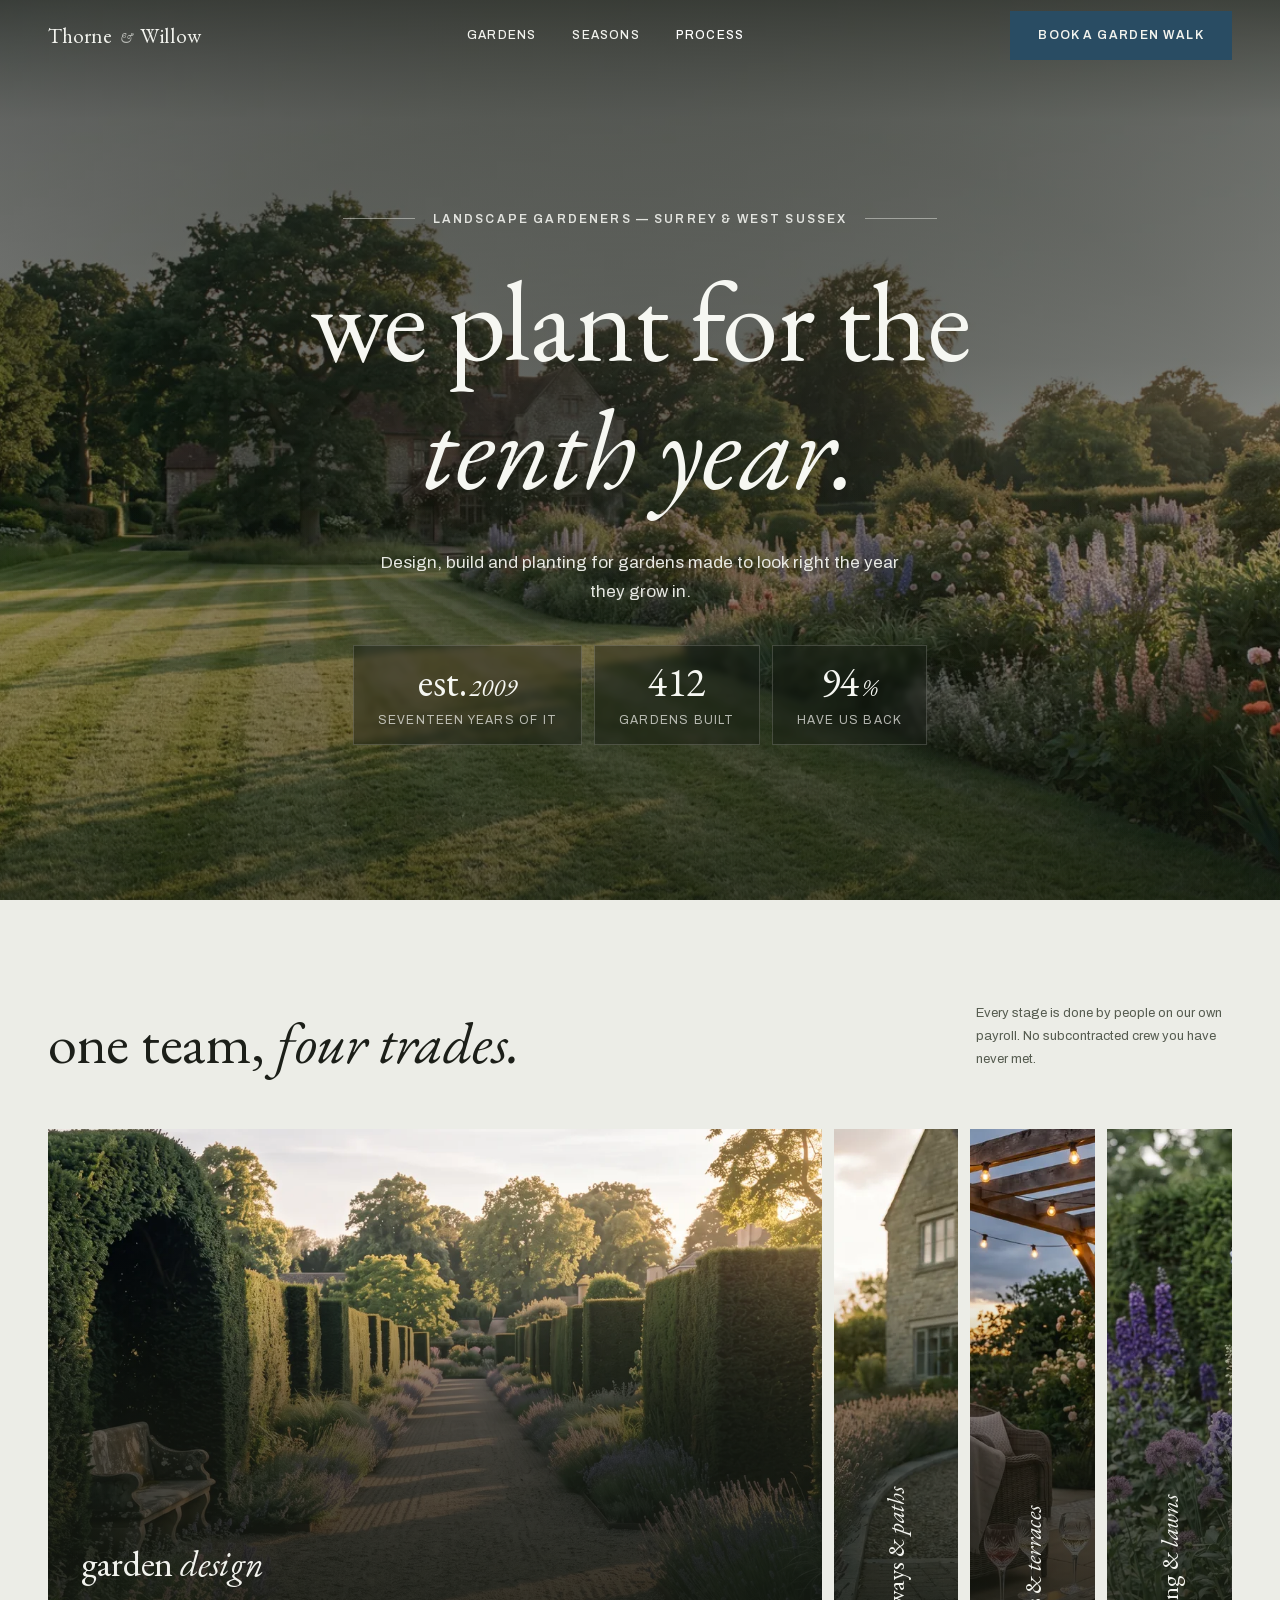
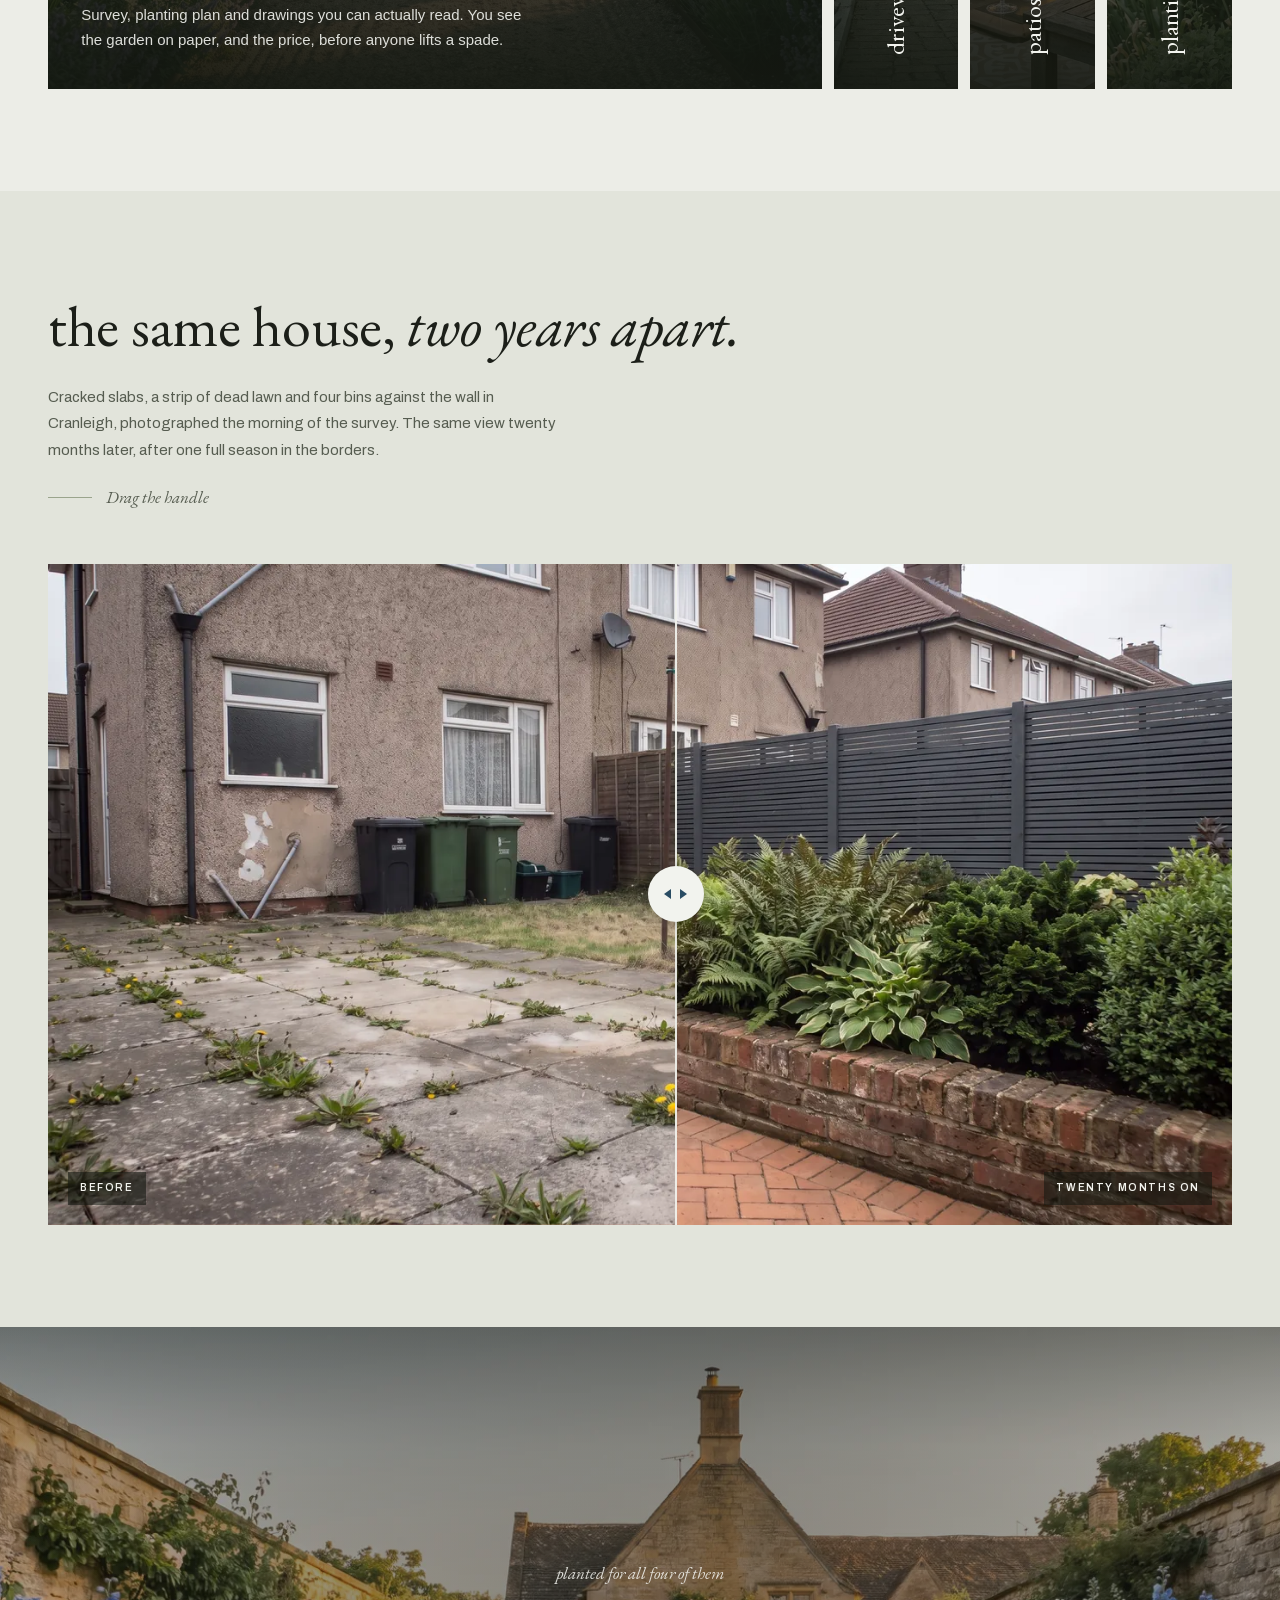
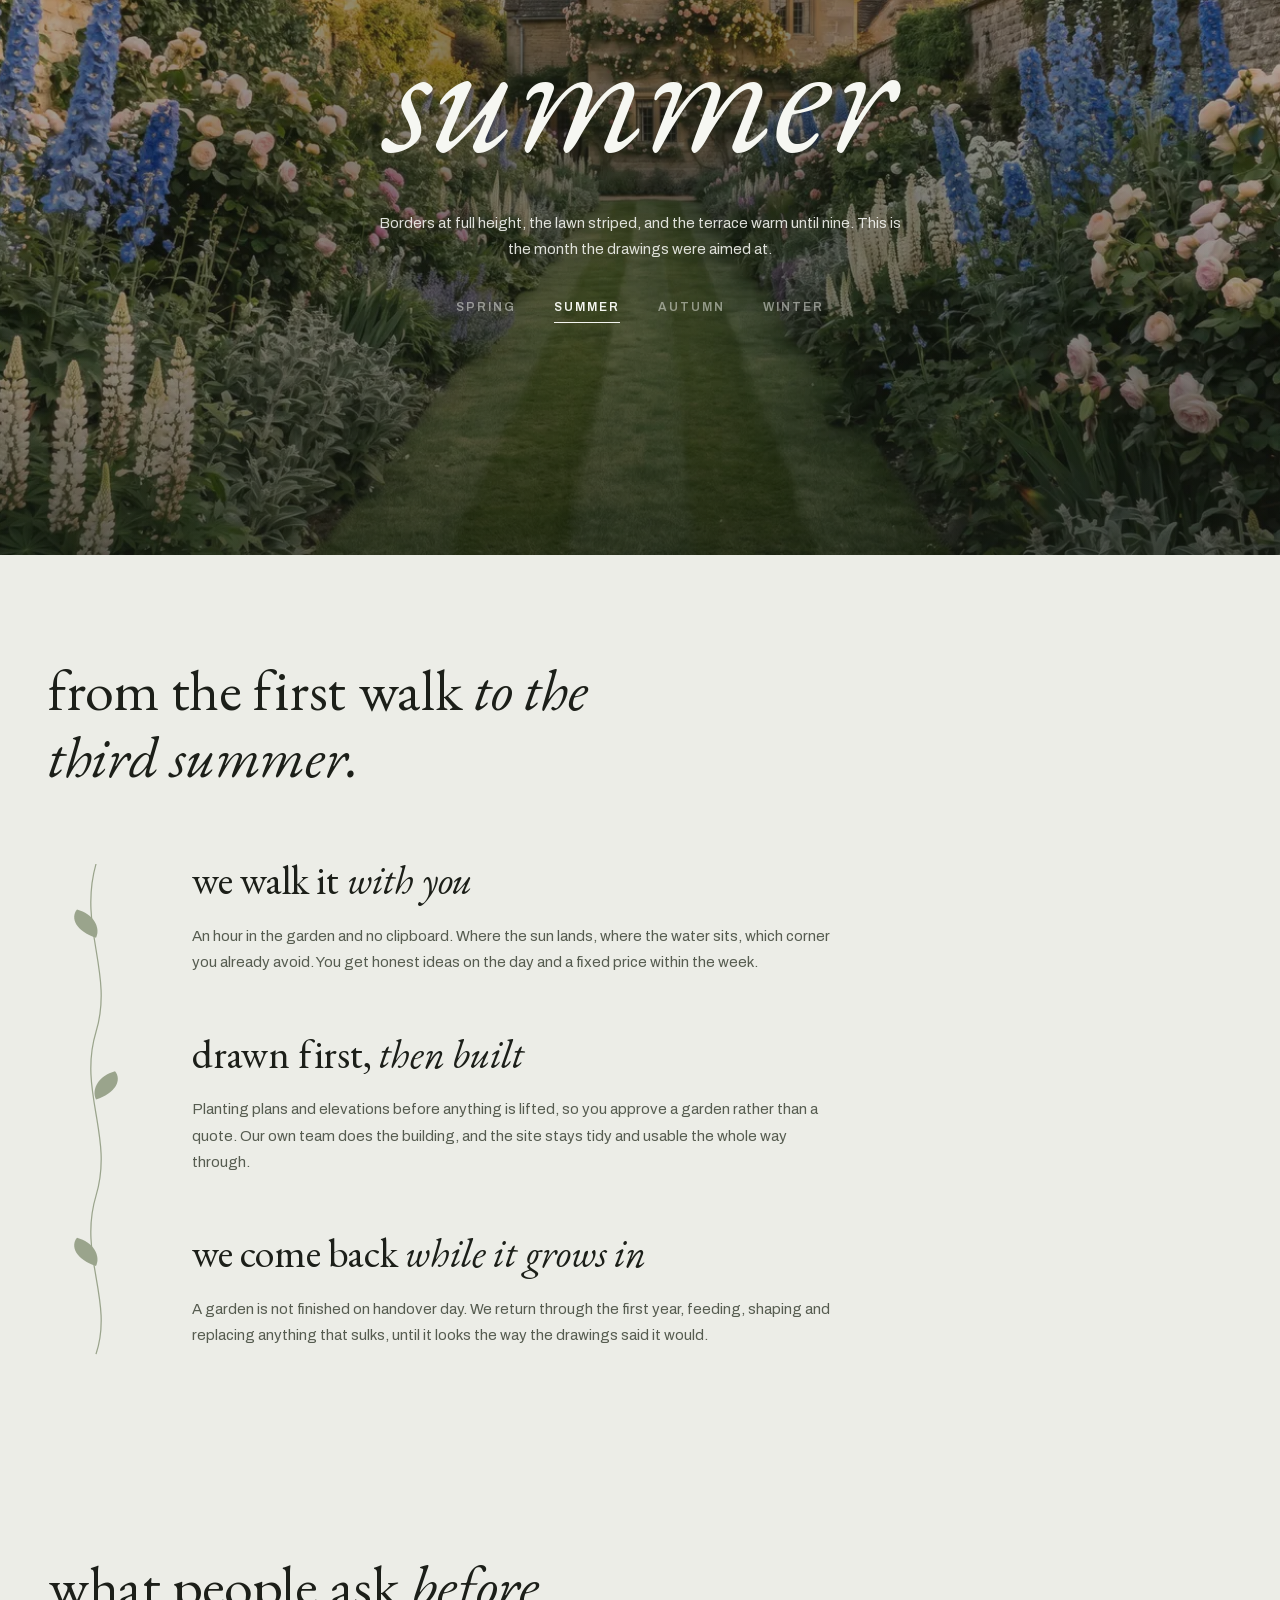
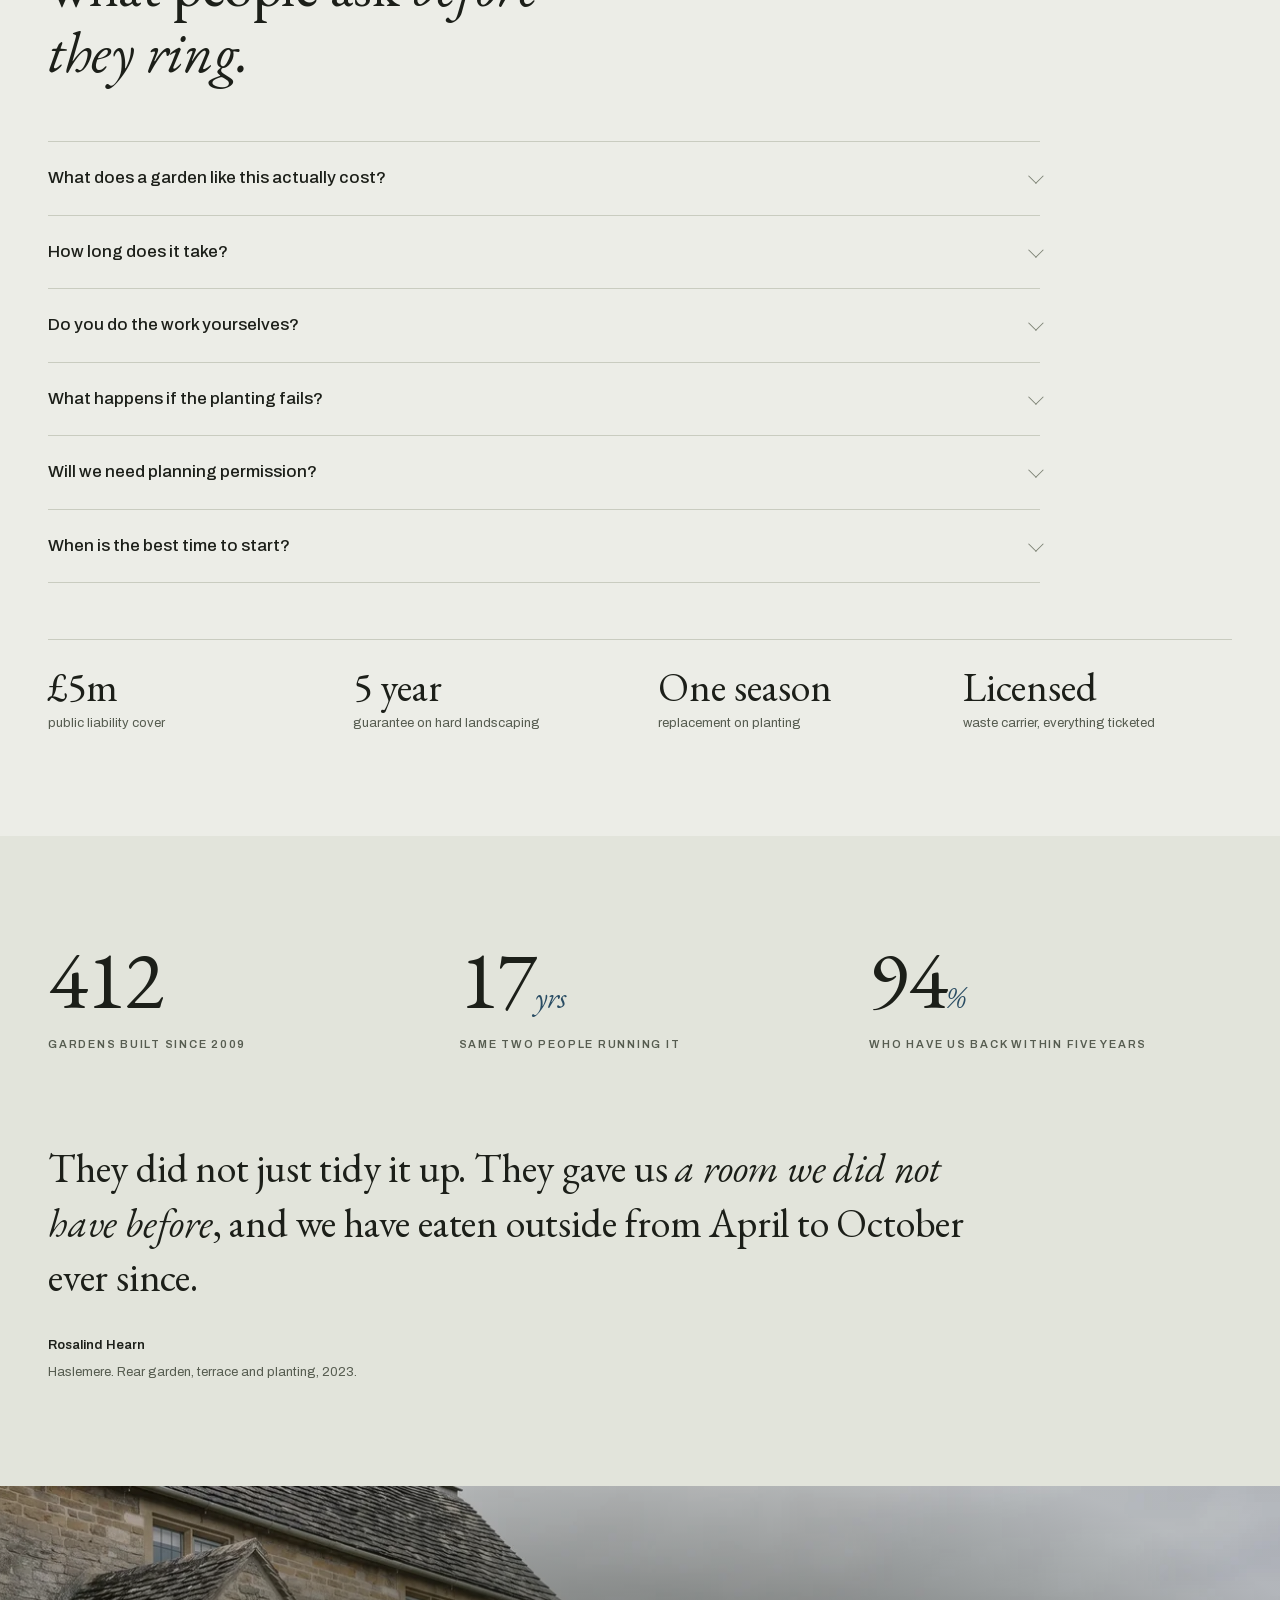
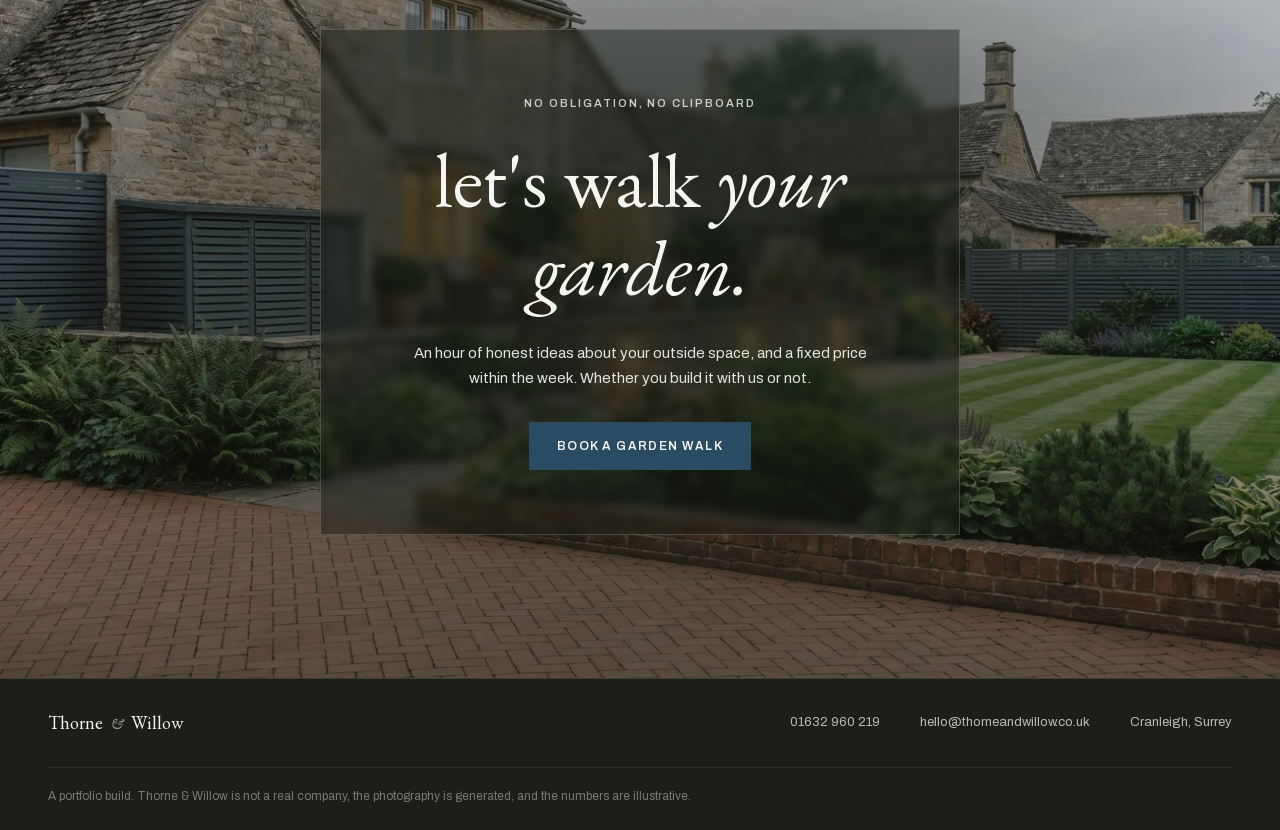
<file: index.html>
<!doctype html>
<html lang="en-GB">
<head>
<meta charset="utf-8">
<meta name="viewport" content="width=device-width, initial-scale=1">
<title>Thorne &amp; Willow. Landscape gardeners, Surrey and West Sussex.</title>
<meta name="description" content="Design-led gardens, driveways, terraces and planting across Surrey and West Sussex. Drawn first, built by our own team, and looked after through the first year.">
<meta name="robots" content="noindex, nofollow">
<link rel="canonical" href="https://kxngcxzz.github.io/Thorne-and-Willow/">

<!-- Social preview. Scrapers do not resolve relative paths, so these are
     absolute. The card is 896x469, the 1.91:1 ratio every platform crops
     to, cut from the hero at its native width rather than upscaled. -->
<meta property="og:type" content="website">
<meta property="og:site_name" content="Thorne &amp; Willow">
<meta property="og:locale" content="en_GB">
<meta property="og:url" content="https://kxngcxzz.github.io/Thorne-and-Willow/">
<meta property="og:title" content="Thorne &amp; Willow. Landscape gardeners, Surrey and West Sussex.">
<meta property="og:description" content="Design, build and planting for gardens across Surrey and West Sussex. Drawn first, built by our own team, and looked after through the first year.">
<meta property="og:image" content="https://kxngcxzz.github.io/Thorne-and-Willow/assets/img/og-card.jpg">
<meta property="og:image:width" content="896">
<meta property="og:image:height" content="469">
<meta property="og:image:alt" content="A striped lawn curving toward deep flowering borders and a brick manor house at golden hour">
<meta name="twitter:card" content="summary_large_image">
<meta name="twitter:title" content="Thorne &amp; Willow. Landscape gardeners, Surrey and West Sussex.">
<meta name="twitter:description" content="Design, build and planting for gardens across Surrey and West Sussex. Drawn first, built by our own team, and looked after through the first year.">
<meta name="twitter:image" content="https://kxngcxzz.github.io/Thorne-and-Willow/assets/img/og-card.jpg">
<meta name="theme-color" content="#ecede7">
<link rel="icon" href="assets/favicon.svg" type="image/svg+xml">
<link rel="apple-touch-icon" href="assets/apple-touch-icon.png">
<link rel="manifest" href="site.webmanifest">
<link rel="preload" href="assets/fonts/garamond-var.woff2" as="font" type="font/woff2" crossorigin>
<link rel="preload" href="assets/fonts/archivo-var.woff2" as="font" type="font/woff2" crossorigin>
<!-- Marks the document as scripted before the stylesheet loads. Everything
     that animates in is visible by default and only hidden for browsers that
     can bring it back, so the page reads in full with JS blocked. -->
<script>document.documentElement.className += " js";</script>
<link rel="stylesheet" href="assets/css/styles.css">

<!-- Structured data. Thorne & Willow is a fictional company and this page is
     noindex, so this describes the demo, not a real business. It is here
     because a local trade site is exactly where this markup earns its keep. -->
<script type="application/ld+json">
{
  "@context": "https://schema.org",
  "@type": "HomeAndConstructionBusiness",
  "@id": "https://kxngcxzz.github.io/Thorne-and-Willow/#business",
  "name": "Thorne & Willow",
  "description": "Design-led gardens, driveways, terraces and planting across Surrey and West Sussex.",
  "url": "https://kxngcxzz.github.io/Thorne-and-Willow/",
  "image": "https://kxngcxzz.github.io/Thorne-and-Willow/assets/img/og-card.jpg",
  "telephone": "+44 1632 960219",
  "email": "hello@thorneandwillow.co.uk",
  "foundingDate": "2009",
  "address": {
    "@type": "PostalAddress",
    "addressLocality": "Cranleigh",
    "addressRegion": "Surrey",
    "addressCountry": "GB"
  },
  "areaServed": [
    { "@type": "AdministrativeArea", "name": "Surrey" },
    { "@type": "AdministrativeArea", "name": "West Sussex" }
  ],
  "hasOfferCatalog": {
    "@type": "OfferCatalog",
    "name": "Garden works",
    "itemListElement": [
      { "@type": "Offer", "itemOffered": { "@type": "Service", "name": "Garden design", "description": "Survey, planting plan and drawings, with a fixed price before any work starts." } },
      { "@type": "Offer", "itemOffered": { "@type": "Service", "name": "Driveways and paths", "description": "Block paving, gravel and stone, laid on a proper sub-base with proper falls." } },
      { "@type": "Offer", "itemOffered": { "@type": "Service", "name": "Patios and terraces", "description": "Porcelain and sandstone terraces, planted to the edge so they read as garden." } },
      { "@type": "Offer", "itemOffered": { "@type": "Service", "name": "Planting and lawns", "description": "Borders built to peak in turn from March to October, and lawns laid on dug soil." } }
    ]
  }
}
</script>
<!-- Questions, mirrored from the visible markup so the two cannot drift. -->
<script type="application/ld+json">
{
  "@context": "https://schema.org",
  "@type": "FAQPage",
  "mainEntity": [
    {
      "@type": "Question",
      "name": "What does a garden like this actually cost?",
      "acceptedAnswer": {
        "@type": "Answer",
        "text": "Most whole-garden projects we take on land between £18,000 and £70,000, and the spread is mostly hard landscaping: steps, walls and levels are what move a price, not plants. You get a fixed figure within a week of the first walk, itemised, with nothing hidden in a provisional sum."
      }
    },
    {
      "@type": "Question",
      "name": "How long does it take?",
      "acceptedAnswer": {
        "@type": "Answer",
        "text": "Two to three weeks of drawing, then three to eight weeks on site for a typical rear garden. We book one project at a time, so the dates we give you are dates we can keep rather than a slot we hope to reach."
      }
    },
    {
      "@type": "Question",
      "name": "Do you do the work yourselves?",
      "acceptedAnswer": {
        "@type": "Answer",
        "text": "Yes. The people who quote it are the people who build it. We bring in a specialist for structural work and mains electrics, and you will be told who and why before they arrive — but there is no subcontracted crew you have never met turning up on the first morning."
      }
    },
    {
      "@type": "Question",
      "name": "What happens if the planting fails?",
      "acceptedAnswer": {
        "@type": "Answer",
        "text": "We replace it. Everything we plant is covered for the first full growing season, and we are back through that year anyway to feed and shape it. Plants sulk after a move; that is normal and it is our problem, not yours."
      }
    },
    {
      "@type": "Question",
      "name": "Will we need planning permission?",
      "acceptedAnswer": {
        "@type": "Answer",
        "text": "Usually not. Decking over 300mm, structures near a boundary, and anything at the front of a listed or conservation-area property are the common exceptions. We tell you at the first walk if we think you need it, and we would rather lose the job than build something that has to come down."
      }
    },
    {
      "@type": "Question",
      "name": "When is the best time to start?",
      "acceptedAnswer": {
        "@type": "Answer",
        "text": "Hard landscaping runs all year. Planting goes in best between October and March, when everything is dormant and establishes over winter. Book a walk in autumn and you are usually eating outside by the following summer."
      }
    }
  ]
}
</script>
</head>
<body>

<a class="skip" href="#main">Skip to content</a>

<header class="nav" id="nav">
  <div class="wrap nav__in">
    <a class="mark" href="#top">Thorne <span>&amp;</span> Willow</a>
    <button class="nav__toggle" id="navToggle" aria-expanded="false" aria-controls="navLinks">Menu</button>
    <nav class="nav__links" id="navLinks" aria-label="Sections">
      <a href="#gardens">Gardens</a>
      <a href="#seasons">Seasons</a>
      <a href="#process">Process</a>
    </nav>
    <a class="btn" href="#book">Book a garden walk</a>
  </div>
</header>

<main id="main">

  <!-- Hero ---------------------------------------------------------------- -->
  <section class="hero" id="top">
    <!-- A still, not a loop. The first thing on the page is also the biggest
         download, so this one is eager and high priority: everything else on
         the page is lazy and can wait its turn. -->
    <picture>
      <source media="(max-width: 700px)" type="image/webp" sizes="128vw"
                  srcset="assets/img/hero-garden-p480.webp 480w, assets/img/hero-garden-p720.webp 720w, assets/img/hero-garden-p1200.webp 1200w, assets/img/hero-garden-p1898.webp 1898w">
                  <source type="image/webp" sizes="100vw"
              srcset="assets/img/hero-garden-960.webp 960w, assets/img/hero-garden-1440.webp 1440w, assets/img/hero-garden-1920.webp 1920w, assets/img/hero-garden-2880.webp 2880w, assets/img/hero-garden-3840.webp 3840w">
      <source media="(max-width: 700px)" type="image/jpeg" sizes="128vw"
                  srcset="assets/img/hero-garden-p480.jpg 480w, assets/img/hero-garden-p720.jpg 720w, assets/img/hero-garden-p1200.jpg 1200w, assets/img/hero-garden-p1898.jpg 1898w">
                  <source type="image/jpeg" sizes="100vw"
              srcset="assets/img/hero-garden-960.jpg 960w, assets/img/hero-garden-1440.jpg 1440w, assets/img/hero-garden-1920.jpg 1920w, assets/img/hero-garden-2880.jpg 2880w, assets/img/hero-garden-3840.jpg 3840w">
      <img class="hero__img" src="assets/img/hero-garden-1440.jpg" width="2752" height="1536"
           fetchpriority="high" decoding="async" alt="">
    </picture>
    <div class="hero__scrim"></div>
    <div class="wrap hero__in">
      <div class="hero__copy">
        <p class="hero__kicker">Landscape gardeners — Surrey &amp; West Sussex</p>
        <h1 class="d">we plant for the<br><em>tenth year.</em></h1>
        <p class="lede">Design, build and planting for gardens made to look right the year they grow in.</p>
        <dl class="hero__stats">
          <div><dd>est.<span>2009</span></dd><dt>seventeen years of it</dt></div>
          <div><dd>412</dd><dt>gardens built</dt></div>
          <div><dd>94<span>%</span></dd><dt>have us back</dt></div>
        </dl>
      </div>
    </div>
  </section>

  <!-- Crafts -------------------------------------------------------------- -->
  <section class="section" id="gardens">
    <div class="wrap">
      <div class="section__head rise">
        <h2 class="d">one team, <em>four trades.</em></h2>
        <p>Every stage is done by people on our own payroll. No subcontracted crew you have never met.</p>
      </div>

      <div class="crafts rise" id="crafts">
        <button class="craft" type="button" aria-expanded="true">
          <picture>
            <source type="image/webp" sizes="(max-width: 600px) 480px, (max-width: 900px) 100vw, 1264px"
                  srcset="assets/img/service-design-640.webp 640w, assets/img/service-design-1264.webp 1264w, assets/img/service-design-2458.webp 2458w">
          <source type="image/jpeg" sizes="(max-width: 600px) 480px, (max-width: 900px) 100vw, 1264px"
                  srcset="assets/img/service-design-640.jpg 640w, assets/img/service-design-1264.jpg 1264w, assets/img/service-design-2458.jpg 2458w">
            <img src="assets/img/service-design-640.jpg" width="640" height="400" loading="lazy" decoding="async"
                 alt="A gravel path between clipped yew hedges leading to a stone bench in evening light">
          </picture>
          <span class="craft__label d">garden <em>design</em></span>
          <span class="craft__body">
            <h3 class="d">garden <em>design</em></h3>
            <p>Survey, planting plan and drawings you can actually read. You see the garden on paper, and the price, before anyone lifts a spade.</p>
          </span>
        </button>

        <button class="craft" type="button" aria-expanded="false">
          <picture>
            <source type="image/webp" sizes="(max-width: 600px) 480px, (max-width: 900px) 100vw, 1264px"
                  srcset="assets/img/service-driveways-640.webp 640w, assets/img/service-driveways-1264.webp 1264w, assets/img/service-driveways-2528.webp 2528w">
          <source type="image/jpeg" sizes="(max-width: 600px) 480px, (max-width: 900px) 100vw, 1264px"
                  srcset="assets/img/service-driveways-640.jpg 640w, assets/img/service-driveways-1264.jpg 1264w, assets/img/service-driveways-2528.jpg 2528w">
            <img src="assets/img/service-driveways-640.jpg" width="640" height="400" loading="lazy" decoding="async"
                 alt="A block-paved driveway curving up to a stone house with a lavender border">
          </picture>
          <span class="craft__label d">driveways &amp; <em>paths</em></span>
          <span class="craft__body">
            <h3 class="d">driveways &amp; <em>paths</em></h3>
            <p>Proper sub-base, proper falls, proper edging. The part nobody sees is the part that decides whether it still looks level in ten winters.</p>
          </span>
        </button>

        <button class="craft" type="button" aria-expanded="false">
          <picture>
            <source type="image/webp" sizes="(max-width: 600px) 480px, (max-width: 900px) 100vw, 1264px"
                  srcset="assets/img/service-patios-640.webp 640w, assets/img/service-patios-1264.webp 1264w, assets/img/service-patios-2528.webp 2528w">
          <source type="image/jpeg" sizes="(max-width: 600px) 480px, (max-width: 900px) 100vw, 1264px"
                  srcset="assets/img/service-patios-640.jpg 640w, assets/img/service-patios-1264.jpg 1264w, assets/img/service-patios-2528.jpg 2528w">
            <img src="assets/img/service-patios-640.jpg" width="640" height="400" loading="lazy" decoding="async"
                 alt="A stone terrace under an oak pergola strung with festoon lights and climbing roses">
          </picture>
          <span class="craft__label d">patios &amp; <em>terraces</em></span>
          <span class="craft__body">
            <h3 class="d">patios &amp; <em>terraces</em></h3>
            <p>Sized for the table you actually own, oriented to the evening sun, and planted right up to the edge so it reads as garden rather than paving.</p>
          </span>
        </button>

        <button class="craft" type="button" aria-expanded="false">
          <picture>
            <source type="image/webp" sizes="(max-width: 600px) 480px, (max-width: 900px) 100vw, 1264px"
                  srcset="assets/img/service-planting-640.webp 640w, assets/img/service-planting-1264.webp 1264w, assets/img/service-planting-2528.webp 2528w">
          <source type="image/jpeg" sizes="(max-width: 600px) 480px, (max-width: 900px) 100vw, 1264px"
                  srcset="assets/img/service-planting-640.jpg 640w, assets/img/service-planting-1264.jpg 1264w, assets/img/service-planting-2528.jpg 2528w">
            <img src="assets/img/service-planting-640.jpg" width="640" height="400" loading="lazy" decoding="async"
                 alt="A deep herbaceous border of delphiniums and alliums beside a striped lawn">
          </picture>
          <span class="craft__label d">planting &amp; <em>lawns</em></span>
          <span class="craft__body">
            <h3 class="d">planting &amp; <em>lawns</em></h3>
            <p>Borders built to peak in turn from March to October, and a lawn laid on soil that was dug over rather than rotavated and hoped for.</p>
          </span>
        </button>
      </div>
    </div>
  </section>

  <!-- Before and after ---------------------------------------------------- -->
  <section class="section section--tint">
    <div class="wrap ba__in">
      <div class="ba__copy rise">
        <h2 class="d">the same house, <em>two years apart.</em></h2>
        <p>Cracked slabs, a strip of dead lawn and four bins against the wall in Cranleigh, photographed the morning of the survey. The same view twenty months later, after one full season in the borders.</p>
        <p class="rule-note">Drag the handle</p>
      </div>

      <div class="ba rise" id="ba">
        <picture>
          <source type="image/webp" sizes="(max-width: 1080px) 100vw, 1344px"
                  srcset="assets/img/after-garden-688.webp 688w, assets/img/after-garden-1376.webp 1376w, assets/img/after-garden-2752.webp 2752w">
          <source type="image/jpeg" sizes="(max-width: 1080px) 100vw, 1344px"
                  srcset="assets/img/after-garden-688.jpg 688w, assets/img/after-garden-1376.jpg 1376w, assets/img/after-garden-2752.jpg 2752w">
          <img src="assets/img/after-garden-688.jpg" width="2752" height="1536" loading="lazy" decoding="async"
               alt="The same garden rebuilt with herringbone clay paving, a raised brick planter and a small striped lawn">
        </picture>
        <picture>
          <source type="image/webp" sizes="(max-width: 1080px) 100vw, 1344px"
                  srcset="assets/img/before-garden-688.webp 688w, assets/img/before-garden-1376.webp 1376w, assets/img/before-garden-2752.webp 2752w">
          <source type="image/jpeg" sizes="(max-width: 1080px) 100vw, 1344px"
                  srcset="assets/img/before-garden-688.jpg 688w, assets/img/before-garden-1376.jpg 1376w, assets/img/before-garden-2752.jpg 2752w">
          <img class="ba__before" src="assets/img/before-garden-688.jpg" width="2752" height="1536" loading="lazy" decoding="async"
               alt="The same garden before the work: cracked concrete slabs, weeds and wheelie bins under a grey sky">
        </picture>
        <span class="ba__chip ba__chip--a">Before</span>
        <span class="ba__chip ba__chip--b">Twenty months on</span>
        <span class="ba__line"></span>
        <button class="ba__handle" id="baHandle" type="button"
                role="slider" aria-label="Reveal more of the finished garden"
                aria-valuemin="0" aria-valuemax="100" aria-valuenow="53"
                aria-valuetext="53% finished garden shown">
          <i></i><i></i>
        </button>
      </div>
    </div>
  </section>

  <!-- Seasons ------------------------------------------------------------- -->
  <section class="section--dark seasons" id="seasons">
    <figure class="seasons__fig" id="seasonFig">
        <picture>
          <source media="(max-width: 700px)" type="image/webp" sizes="128vw"
                  data-srcset="assets/img/season-spring-p480.webp 480w, assets/img/season-spring-p720.webp 720w, assets/img/season-spring-p949.webp 949w">
                  <source type="image/webp" sizes="100vw"
                  data-srcset="assets/img/season-spring-960.webp 960w, assets/img/season-spring-1440.webp 1440w, assets/img/season-spring-2752.webp 2752w">
          <source media="(max-width: 700px)" type="image/jpeg" sizes="128vw"
                  data-srcset="assets/img/season-spring-p480.jpg 480w, assets/img/season-spring-p720.jpg 720w, assets/img/season-spring-p949.jpg 949w">
                  <source type="image/jpeg" sizes="100vw"
                  data-srcset="assets/img/season-spring-960.jpg 960w, assets/img/season-spring-1440.jpg 1440w, assets/img/season-spring-2752.jpg 2752w">
          <img data-src="assets/img/season-spring-960.jpg" width="2752" height="1536" loading="lazy" decoding="async"
               data-season="spring" alt="The same walled cottage garden in spring, borders full of tulips and narcissi">
        </picture>
        <picture>
          <source media="(max-width: 700px)" type="image/webp" sizes="128vw"
                  srcset="assets/img/season-summer-p480.webp 480w, assets/img/season-summer-p720.webp 720w, assets/img/season-summer-p949.webp 949w">
                  <source type="image/webp" sizes="100vw"
                  srcset="assets/img/season-summer-960.webp 960w, assets/img/season-summer-1440.webp 1440w, assets/img/season-summer-2752.webp 2752w">
          <source media="(max-width: 700px)" type="image/jpeg" sizes="128vw"
                  srcset="assets/img/season-summer-p480.jpg 480w, assets/img/season-summer-p720.jpg 720w, assets/img/season-summer-p949.jpg 949w">
                  <source type="image/jpeg" sizes="100vw"
                  srcset="assets/img/season-summer-960.jpg 960w, assets/img/season-summer-1440.jpg 1440w, assets/img/season-summer-2752.jpg 2752w">
          <img src="assets/img/season-summer-960.jpg" width="2752" height="1536" loading="lazy" decoding="async"
               data-season="summer" data-on="true" alt="The same walled cottage garden in high summer, borders at full height either side of a striped grass path">
        </picture>
        <picture>
          <source media="(max-width: 700px)" type="image/webp" sizes="128vw"
                  data-srcset="assets/img/season-autumn-p480.webp 480w, assets/img/season-autumn-p720.webp 720w, assets/img/season-autumn-p949.webp 949w">
                  <source type="image/webp" sizes="100vw"
                  data-srcset="assets/img/season-autumn-960.webp 960w, assets/img/season-autumn-1440.webp 1440w, assets/img/season-autumn-2752.webp 2752w">
          <source media="(max-width: 700px)" type="image/jpeg" sizes="128vw"
                  data-srcset="assets/img/season-autumn-p480.jpg 480w, assets/img/season-autumn-p720.jpg 720w, assets/img/season-autumn-p949.jpg 949w">
                  <source type="image/jpeg" sizes="100vw"
                  data-srcset="assets/img/season-autumn-960.jpg 960w, assets/img/season-autumn-1440.jpg 1440w, assets/img/season-autumn-2752.jpg 2752w">
          <img data-src="assets/img/season-autumn-960.jpg" width="2752" height="1536" loading="lazy" decoding="async"
               data-season="autumn" alt="The same walled cottage garden in autumn, copper acers and fallen leaves across the grass path">
        </picture>
        <picture>
          <source media="(max-width: 700px)" type="image/webp" sizes="128vw"
                  data-srcset="assets/img/season-winter-p480.webp 480w, assets/img/season-winter-p720.webp 720w, assets/img/season-winter-p949.webp 949w">
                  <source type="image/webp" sizes="100vw"
                  data-srcset="assets/img/season-winter-960.webp 960w, assets/img/season-winter-1440.webp 1440w, assets/img/season-winter-2752.webp 2752w">
          <source media="(max-width: 700px)" type="image/jpeg" sizes="128vw"
                  data-srcset="assets/img/season-winter-p480.jpg 480w, assets/img/season-winter-p720.jpg 720w, assets/img/season-winter-p949.jpg 949w">
                  <source type="image/jpeg" sizes="100vw"
                  data-srcset="assets/img/season-winter-960.jpg 960w, assets/img/season-winter-1440.jpg 1440w, assets/img/season-winter-2752.jpg 2752w">
          <img data-src="assets/img/season-winter-960.jpg" width="2752" height="1536" loading="lazy" decoding="async"
               data-season="winter" alt="The same walled cottage garden under hard frost, clipped box topiary rimed white">
        </picture>
    </figure>
    <div class="seasons__scrim"></div>
    <div class="wrap seasons__in">
      <p class="seasons__kicker">planted for all four of them</p>
      <h2 class="seasons__name" id="seasonName">summer</h2>
      <p class="seasons__note" id="seasonNote">Borders at full height, the lawn striped, and the terrace warm until nine. This is the month the drawings were aimed at.</p>
      <div class="seasons__pick" id="seasonPick" role="tablist" aria-label="Season">
        <button type="button" role="tab" data-season="spring" aria-selected="false">Spring</button>
        <button type="button" role="tab" data-season="summer" aria-selected="true">Summer</button>
        <button type="button" role="tab" data-season="autumn" aria-selected="false">Autumn</button>
        <button type="button" role="tab" data-season="winter" aria-selected="false">Winter</button>
      </div>
    </div>
  </section>

  <!-- Process ------------------------------------------------------------- -->
  <section class="section process" id="process">
    <div class="wrap">
      <h2 class="d rise" style="font-size: var(--s3); max-width: 20ch; margin-bottom: clamp(40px, 5vw, 64px);">
        from the first walk <em>to the third summer.</em>
      </h2>

      <div class="process__grid">
        <div class="process__stem" aria-hidden="true">
          <svg viewBox="0 0 60 712" fill="none" preserveAspectRatio="none">
            <path class="stem-line" d="M30 0 C 12 92 48 158 30 244 C 12 330 48 396 30 482 C 12 568 48 634 30 712"/>
            <path class="stem-leaf" d="M30 107 C 10 98 4 78 11 66 C 27 72 35 92 30 107 Z" fill="#9aa48c"/>
            <path class="stem-leaf" d="M30 342 C 50 333 56 313 49 301 C 33 307 25 327 30 342 Z" fill="#9aa48c"/>
            <path class="stem-leaf" d="M30 584 C 10 575 4 555 11 543 C 27 549 35 569 30 584 Z" fill="#9aa48c"/>
          </svg>
        </div>

        <div class="steps">
          <article class="step rise">
            <h3 class="d">we walk it <em>with you</em></h3>
            <p>An hour in the garden and no clipboard. Where the sun lands, where the water sits, which corner you already avoid. You get honest ideas on the day and a fixed price within the week.</p>
          </article>
          <article class="step rise">
            <h3 class="d">drawn first, <em>then built</em></h3>
            <p>Planting plans and elevations before anything is lifted, so you approve a garden rather than a quote. Our own team does the building, and the site stays tidy and usable the whole way through.</p>
          </article>
          <article class="step rise">
            <h3 class="d">we come back <em>while it grows in</em></h3>
            <p>A garden is not finished on handover day. We return through the first year, feeding, shaping and replacing anything that sulks, until it looks the way the drawings said it would.</p>
          </article>
        </div>
      </div>
    </div>
  </section>

  <!-- Questions ------------------------------------------------------------
       <details> rather than a scripted accordion: it opens with the keyboard,
       it is announced correctly, and it works with JavaScript off, which a
       div-and-click-handler version does not. -->
  <section class="section faq" id="questions">
    <div class="wrap">
      <h2 class="d rise" style="font-size: var(--s3); max-width: 18ch; margin-bottom: clamp(32px, 4vw, 52px);">
        what people ask <em>before they ring.</em>
      </h2>

      <div class="faq__list rise">
        <details class="qa">
          <summary>What does a garden like this actually cost?</summary>
          <p>Most whole-garden projects we take on land between &pound;18,000 and &pound;70,000, and the spread is mostly hard landscaping: steps, walls and levels are what move a price, not plants. You get a fixed figure within a week of the first walk, itemised, with nothing hidden in a provisional sum.</p>
        </details>
        <details class="qa">
          <summary>How long does it take?</summary>
          <p>Two to three weeks of drawing, then three to eight weeks on site for a typical rear garden. We book one project at a time, so the dates we give you are dates we can keep rather than a slot we hope to reach.</p>
        </details>
        <details class="qa">
          <summary>Do you do the work yourselves?</summary>
          <p>Yes. The people who quote it are the people who build it. We bring in a specialist for structural work and mains electrics, and you will be told who and why before they arrive &mdash; but there is no subcontracted crew you have never met turning up on the first morning.</p>
        </details>
        <details class="qa">
          <summary>What happens if the planting fails?</summary>
          <p>We replace it. Everything we plant is covered for the first full growing season, and we are back through that year anyway to feed and shape it. Plants sulk after a move; that is normal and it is our problem, not yours.</p>
        </details>
        <details class="qa">
          <summary>Will we need planning permission?</summary>
          <p>Usually not. Decking over 300mm, structures near a boundary, and anything at the front of a listed or conservation-area property are the common exceptions. We tell you at the first walk if we think you need it, and we would rather lose the job than build something that has to come down.</p>
        </details>
        <details class="qa">
          <summary>When is the best time to start?</summary>
          <p>Hard landscaping runs all year. Planting goes in best between October and March, when everything is dormant and establishes over winter. Book a walk in autumn and you are usually eating outside by the following summer.</p>
        </details>
      </div>

      <ul class="trust rise" aria-label="Cover and guarantees">
        <li><b>&pound;5m</b> public liability cover</li>
        <li><b>5 year</b> guarantee on hard landscaping</li>
        <li><b>One season</b> replacement on planting</li>
        <li><b>Licensed</b> waste carrier, everything ticketed</li>
      </ul>
    </div>
  </section>

  <!-- Proof --------------------------------------------------------------- -->
  <section class="section section--tint">
    <div class="wrap">
      <div class="stats rise">
        <div class="stat">
          <span class="stat__n"><span data-count="412">412</span></span>
          <span class="stat__l">Gardens built since 2009</span>
        </div>
        <div class="stat">
          <span class="stat__n"><span data-count="17">17</span><em>yrs</em></span>
          <span class="stat__l">Same two people running it</span>
        </div>
        <div class="stat">
          <span class="stat__n"><span data-count="94">94</span><em>%</em></span>
          <span class="stat__l">Who have us back within five years</span>
        </div>
      </div>

      <figure class="quote rise">
        <blockquote class="d">They did not just tidy it up. They gave us <em>a room we did not have before</em>, and we have eaten outside from April to October ever since.</blockquote>
        <figcaption>
          <b>Rosalind Hearn</b>
          <span>Haslemere. Rear garden, terrace and planting, 2023.</span>
        </figcaption>
      </figure>
    </div>
  </section>

  <!-- Closing ------------------------------------------------------------- -->
  <section class="closing" id="book">
    <figure class="closing__fig">
      <picture>
        <source media="(max-width: 700px)" type="image/webp" sizes="128vw"
                  srcset="assets/img/closing-terrace-p480.webp 480w, assets/img/closing-terrace-p720.webp 720w, assets/img/closing-terrace-p949.webp 949w">
                  <source type="image/webp" sizes="100vw"
                srcset="assets/img/closing-terrace-960.webp 960w, assets/img/closing-terrace-1440.webp 1440w, assets/img/closing-terrace-2752.webp 2752w">
        <source media="(max-width: 700px)" type="image/jpeg" sizes="128vw"
                  srcset="assets/img/closing-terrace-p480.jpg 480w, assets/img/closing-terrace-p720.jpg 720w, assets/img/closing-terrace-p949.jpg 949w">
                  <source type="image/jpeg" sizes="100vw"
                srcset="assets/img/closing-terrace-960.jpg 960w, assets/img/closing-terrace-1440.jpg 1440w, assets/img/closing-terrace-2752.jpg 2752w">
        <img src="assets/img/closing-terrace-960.jpg" width="2752" height="1536" loading="lazy" decoding="async"
             alt="A Cotswold stone cottage terrace, lit windows and low lighting washing down a stone retaining wall onto planting and a striped lawn">
      </picture>
    </figure>
    <div class="closing__scrim"></div>
    <div class="wrap closing__in">
      <div class="closing__card">
        <p class="eyebrow">No obligation, no clipboard</p>
        <h2 class="d">let's walk <em>your garden.</em></h2>
        <p>An hour of honest ideas about your outside space, and a fixed price within the week. Whether you build it with us or not.</p>
        <a class="btn btn--light" href="tel:+441632960219">Book a garden walk</a>
      </div>
    </div>
  </section>

</main>

<footer class="foot">
  <div class="wrap foot__in">
    <span class="mark">Thorne <span>&amp;</span> Willow</span>
    <ul>
      <li><a href="tel:+441632960219">01632 960 219</a></li>
      <li><a href="mailto:hello@thorneandwillow.co.uk">hello@thorneandwillow.co.uk</a></li>
      <li>Cranleigh, Surrey</li>
    </ul>
  </div>
  <div class="wrap">
    <p class="demo-note">A portfolio build. Thorne &amp; Willow is not a real company, the photography is generated, and the numbers are illustrative.</p>
  </div>
</footer>

<script src="assets/js/main.js" defer></script>
</body>
</html>
</file>
<file: assets/css/styles.css>
/* ==========================================================================
   Thorne & Willow. Landscape gardeners, Surrey and West Sussex.
   Chalk ground, olive-black ink, one accent in a deep heritage blue.
   Deliberately not the cream-and-brass palette this brief usually gets:
   against wall-to-wall green photography a warm cream goes muddy, and the
   blue gives the calls to action somewhere to stand.
   One theme, one accent, one corner radius (0). No exceptions.
   ========================================================================== */
@import url("fonts.css");

/* --------------------------------------------------------------------------
   1. Tokens
   -------------------------------------------------------------------------- */
:root {
  --paper:      #ecede7;
  --paper-2:    #e2e4db;
  --ink:        #1c1f19;
  --ink-soft:   #565c50;
  --ink-quiet:  #7b8173;
  --rule:       #c9ccc0;
  --stem:       #9aa48c;

  --accent:     #294c63;
  --accent-lift:#325c77;
  --accent-deep:#1b3547;
  --on-dark:    #f2f3ee;

  --display: "EB Garamond", Georgia, "Times New Roman", serif;
  --body:    "Archivo", -apple-system, BlinkMacSystemFont, "Segoe UI", Arial, sans-serif;

  --s-2:  12px;
  --s-1:  clamp(13px, 0.85vw, 14px);
  --s0:   clamp(15px, 1vw, 16px);
  --s1:   clamp(17px, 1.3vw, 19px);
  --s2:   clamp(26px, 3.4vw, 40px);
  --s3:   clamp(32px, 4.6vw, 58px);
  --s4:   clamp(40px, 6.2vw, 78px);
  --s5:   clamp(56px, 9vw, 112px);

  --nav-h:  72px;
  --wrap:   1344px;
  --gutter: clamp(20px, 4vw, 48px);

  --ease: cubic-bezier(0.22, 0.61, 0.36, 1);
}

/* --------------------------------------------------------------------------
   2. Base
   -------------------------------------------------------------------------- */
*, *::before, *::after { box-sizing: border-box; margin: 0; padding: 0; }

html {
  scroll-behavior: smooth;
  scroll-padding-top: calc(var(--nav-h) + 12px);
  -webkit-text-size-adjust: 100%;
}

body {
  background: var(--paper);
  color: var(--ink);
  font-family: var(--body);
  font-size: var(--s0);
  line-height: 1.68;
  -webkit-font-smoothing: antialiased;
  -moz-osx-font-smoothing: grayscale;
  overflow-x: hidden;
}

img { display: block; max-width: 100%; height: auto; }
a { color: var(--accent); text-decoration: none; }
a:hover { color: var(--accent-deep); }

:focus-visible {
  outline: 2px solid var(--accent);
  outline-offset: 3px;
}

.wrap {
  width: 100%;
  max-width: var(--wrap);
  margin-inline: auto;
  padding-inline: var(--gutter);
}

.skip {
  position: absolute;
  left: -9999px;
  top: 0;
  z-index: 100;
  background: var(--accent);
  color: var(--on-dark);
  padding: 12px 20px;
  font-size: var(--s-1);
  font-weight: 600;
  letter-spacing: 0.1em;
  text-transform: uppercase;
}
.skip:focus { left: 0; color: var(--on-dark); }

/* Display type. Roman with one italic word is the whole typographic idea,
   so the italic gets descender clearance rather than tight leading. */
.d {
  font-family: var(--display);
  font-weight: 400;
  line-height: 1.14;
  letter-spacing: -0.005em;
  padding-bottom: 0.08em;
}
.d em { font-style: italic; }

.lede {
  font-size: var(--s1);
  line-height: 1.7;
  color: var(--ink-soft);
  max-width: 30ch;
}

.eyebrow {
  font-size: 11px;
  font-weight: 600;
  letter-spacing: 0.18em;
  text-transform: uppercase;
  color: var(--ink-soft);
}

.rule-note {
  display: flex;
  align-items: center;
  gap: 14px;
  font-family: var(--display);
  font-style: italic;
  font-size: var(--s1);
  color: var(--ink-soft);
}
.rule-note::before {
  content: "";
  flex: 0 0 44px;
  height: 1px;
  background: var(--stem);
}

/* --------------------------------------------------------------------------
   3. Buttons
   -------------------------------------------------------------------------- */
.btn {
  display: inline-flex;
  align-items: center;
  justify-content: center;
  min-height: 48px;
  padding: 14px 28px;
  background: var(--accent);
  color: var(--on-dark);
  font-size: var(--s-2);
  font-weight: 600;
  letter-spacing: 0.12em;
  text-transform: uppercase;
  white-space: nowrap;
  border: 0;
  cursor: pointer;
  transition: background 0.2s var(--ease), transform 0.12s var(--ease);
}
.btn:hover { background: var(--accent-deep); color: var(--on-dark); }
.btn:active { transform: translateY(1px); }
.btn--light { background: var(--accent); }
.btn--light:hover { background: var(--accent-lift); }

/* --------------------------------------------------------------------------
   4. Navigation
   -------------------------------------------------------------------------- */
.nav {
  position: fixed;
  top: 0;
  left: 0;
  right: 0;
  z-index: 50;
  height: var(--nav-h);
  background: transparent;
  border-bottom: 1px solid transparent;
  transition: border-color 0.25s var(--ease), background 0.25s var(--ease);
}
.nav[data-stuck="true"] {
  border-bottom-color: var(--rule);
  background: rgba(236, 237, 231, 0.94);
  backdrop-filter: saturate(140%) blur(8px);
}

.nav__in {
  height: 100%;
  display: flex;
  align-items: center;
  justify-content: space-between;
  gap: 24px;
}

.mark {
  display: flex;
  align-items: baseline;
  gap: 8px;
  font-family: var(--display);
  color: #f2f3ee;
  font-size: 21px;
}
.mark span { font-style: italic; font-size: 15px; color: rgba(242, 243, 238, 0.66); }
.nav[data-stuck="true"] .mark { color: var(--ink); }
.nav[data-stuck="true"] .mark span { color: var(--ink-soft); }
/* The wordmark sits on a dark ground in both places it appears -- over the
   hero video and on the footer -- so hover lifts to white. Only the stuck bar
   is on paper, and it overrides. */
.nav .mark:hover, .foot .mark:hover { color: #ffffff; }
.nav[data-stuck="true"] .mark:hover { color: var(--ink); }

.nav__links { display: flex; align-items: center; gap: 36px; }
.nav__links a {
  font-size: var(--s-2);
  font-weight: 500;
  letter-spacing: 0.1em;
  text-transform: uppercase;
  /* Full strength over the video. Dimming this to 82% cost 1.2 of contrast
     against open sky, which is more than the softer look was worth. */
  color: #f2f3ee;
}
.nav__links a:hover,
.nav__links a[aria-current="true"] { color: #ffffff; }
.nav[data-stuck="true"] .nav__links a { color: var(--ink-soft); }
.nav[data-stuck="true"] .nav__links a:hover,
.nav[data-stuck="true"] .nav__links a[aria-current="true"] { color: var(--ink); }
.nav__toggle { color: #f2f3ee; }
.nav[data-stuck="true"] .nav__toggle { color: var(--ink); }

.nav__toggle { display: none; }

/* --------------------------------------------------------------------------
   5. Hero. Full bleed video band. The poster carries the first paint and the
   video only arrives if main.js decides it should, so a reduced-motion or
   no-JS visitor gets a still and downloads nothing extra.
   -------------------------------------------------------------------------- */
.hero {
  position: relative;
  /* Full screen, the way the reference does it. svh rather than vh so a phone
     does not hide the bottom of it behind the browser chrome. */
  min-height: 100svh;
  display: flex;
  align-items: center;
  overflow: hidden;
  background: var(--ink);
}

.hero__img {
  position: absolute;
  inset: 0;
  width: 100%;
  height: 100%;
  object-fit: cover;
  z-index: 0;
}

/* The copy is centred now, so the old bottom-left weighting no longer lines
   up with anything. An even wash plus the bar band is what a centred block
   over a full-screen frame needs. */
.hero__scrim {
  position: absolute;
  inset: 0;
  z-index: 1;
  background:
    /* Top band. The bar sits over open sky, the brightest thing in the frame,
       so it gets its own cover. Measured in pixels rather than percent: the
       bar is a fixed height, so a percentage band thinned out on short
       viewports exactly where the video crop was tightest and brightest. */
    /* The top band has to reach a long way down. This frame is open sky across
       its whole upper half, and the kicker -- the highest and smallest piece
       of text -- sits about a quarter of the way down, right on the brightest
       part of it. Stopping at 190px left it at 2.3:1. */
    linear-gradient(to bottom, rgba(20, 24, 17, 0.8) 0px, rgba(20, 24, 17, 0.58) 120px, rgba(20, 24, 17, 0.42) 40%, rgba(20, 24, 17, 0.1) 65%),
    /* Centre wash, heaviest where the copy column sits. */
    radial-gradient(ellipse 76% 58% at 50% 48%, rgba(20, 24, 17, 0.5) 0%, rgba(20, 24, 17, 0.3) 60%, rgba(20, 24, 17, 0.06) 100%),
    /* Floor, so the bottom edge does not end on bright grass. */
    linear-gradient(to top, rgba(20, 24, 17, 0.6) 0%, rgba(20, 24, 17, 0.14) 28%, rgba(20, 24, 17, 0) 48%);
}

.hero__in {
  position: relative;
  z-index: 2;
  width: 100%;
  padding-top: clamp(96px, 14vh, 160px);
  padding-bottom: clamp(48px, 8vh, 88px);
}

/* Centred, like the reference. The copy is a column down the middle of the
   frame rather than a block in the bottom left. */
.hero__copy {
  display: flex;
  flex-direction: column;
  align-items: center;
  text-align: center;
  gap: 28px;
  max-width: 58rem;
  margin-inline: auto;
}

/* Small caps with a rule either side. */
.hero__kicker {
  display: flex;
  align-items: center;
  gap: 18px;
  font-size: var(--s-2);
  font-weight: 600;
  letter-spacing: 0.18em;
  text-transform: uppercase;
  color: rgba(242, 243, 238, 0.9);
}
.hero__kicker::before,
.hero__kicker::after {
  content: "";
  width: clamp(28px, 6vw, 72px);
  height: 1px;
  background: rgba(242, 243, 238, 0.45);
}

.hero h1 { font-size: var(--s5); color: #f6f7f2; }
.hero .lede { color: rgba(242, 243, 238, 0.94); max-width: 34rem; }

/* Three facts under the headline, in the reference's translucent slabs. */
.hero__stats {
  display: flex;
  flex-wrap: wrap;
  justify-content: center;
  gap: 12px;
  margin-top: 10px;
}
.hero__stats > div {
  min-width: 148px;
  padding: 16px 24px 14px;
  background: rgba(20, 24, 17, 0.42);
  border: 1px solid rgba(242, 243, 238, 0.18);
  backdrop-filter: blur(3px);
}
.hero__stats dd {
  font-family: var(--display);
  font-size: var(--s2);
  line-height: 1;
  color: #f6f7f2;
}
.hero__stats dd span { font-size: 0.62em; font-style: italic; margin-left: 0.12em; }
.hero__stats dt {
  margin-top: 8px;
  font-size: var(--s-2);
  letter-spacing: 0.1em;
  text-transform: uppercase;
  color: rgba(242, 243, 238, 0.72);
}

/* --------------------------------------------------------------------------
   6. Section furniture
   -------------------------------------------------------------------------- */
.section { padding: clamp(64px, 8vw, 104px) 0; }
.section--tint { background: var(--paper-2); }
.section--dark { background: var(--ink); color: var(--on-dark); }

.section__head {
  display: flex;
  align-items: flex-end;
  justify-content: space-between;
  gap: clamp(24px, 5vw, 64px);
  margin-bottom: clamp(32px, 4vw, 48px);
}
.section__head h2 { font-size: var(--s3); }
.section__head p {
  max-width: 32ch;
  font-size: var(--s-1);
  line-height: 1.75;
  color: var(--ink-soft);
  margin-bottom: 10px;
}

/* --------------------------------------------------------------------------
   7. Crafts. Four panels, one open. Hover and focus widen a panel by
   flex-grow; the others give up the space. Below 900px it becomes a
   plain stack, because a 90px column cannot hold a photograph.
   -------------------------------------------------------------------------- */
.crafts { display: flex; gap: 12px; height: clamp(420px, 46vw, 560px); }

.craft {
  position: relative;
  flex: 1 1 0;
  min-width: 0;
  overflow: hidden;
  border: 0;
  padding: 0;
  background: var(--ink);
  color: var(--on-dark);
  text-align: left;
  cursor: pointer;
  transition: flex-grow 0.55s var(--ease);
}
.craft[aria-expanded="true"] { flex-grow: 6.2; cursor: default; }

.craft img {
  position: absolute;
  inset: 0;
  width: 100%;
  height: 100%;
  object-fit: cover;
  z-index: 0;
}
/* The photographs run bright at the bottom (gravel, lit paving), so the
   scrim ramps earlier and lands darker than it looks like it needs to.

   The z-index is load-bearing. ::after is generated as the last child, so
   with everything on auto the scrim painted over the label and the body
   copy rather than under them, dragging near-white text down to about
   1.6:1 against its own backdrop. The three layers are ordered explicitly
   now: photograph, scrim, words. */
.craft::after {
  content: "";
  position: absolute;
  inset: 0;
  z-index: 1;
  background: linear-gradient(180deg,
    rgba(20, 24, 17, 0) 28%,
    rgba(20, 24, 17, 0.58) 60%,
    rgba(20, 24, 17, 0.92) 100%);
}
.craft[aria-expanded="true"]::after {
  background: linear-gradient(180deg,
    rgba(20, 24, 17, 0) 20%,
    rgba(20, 24, 17, 0.66) 52%,
    rgba(20, 24, 17, 0.95) 100%);
}

.craft__label {
  position: absolute;
  z-index: 2;
  left: 50%;
  bottom: 34px;
  transform: translateX(-50%) rotate(180deg);
  writing-mode: vertical-rl;
  white-space: nowrap;
  font-family: var(--display);
  font-size: clamp(19px, 1.9vw, 26px);
  color: var(--on-dark);
  transition: opacity 0.3s var(--ease);
}
.craft__label em { font-style: italic; }

.craft__body {
  position: absolute;
  z-index: 2;
  left: 0;
  bottom: 0;
  width: min(520px, 88%);
  padding: 0 clamp(20px, 2.6vw, 44px) clamp(24px, 2.8vw, 40px);
  display: flex;
  flex-direction: column;
  gap: 14px;
  opacity: 0;
  transform: translateY(10px);
  transition: opacity 0.35s var(--ease) 0.1s, transform 0.35s var(--ease) 0.1s;
  pointer-events: none;
}
.craft__body h3 { font-size: clamp(26px, 2.8vw, 38px); }
.craft__body p { font-size: var(--s0); line-height: 1.7; color: rgba(242, 243, 238, 0.9); }

.craft[aria-expanded="true"] .craft__label { opacity: 0; }
.craft[aria-expanded="true"] .craft__body { opacity: 1; transform: none; }

/* --------------------------------------------------------------------------
   8. Before and after. Two photographs of the same camera position, the
   top one clipped by a variable the handle writes to.
   -------------------------------------------------------------------------- */
/* The pair is landscape now, so the slider runs the full column with the
   copy stacked above it, the way the reference does. Side by side with a
   portrait plate was a consequence of the old renders, not a decision. */
.ba__in { display: flex; flex-direction: column; gap: clamp(28px, 4vw, 52px); }
.ba__copy { display: flex; flex-direction: column; gap: 20px; }
.ba__copy h2 { font-size: var(--s3); }
.ba__copy p { max-width: 32rem; color: var(--ink-soft); line-height: 1.75; }

.ba {
  --split: 53%;
  position: relative;
  width: 100%;
  aspect-ratio: 2752 / 1536;
  overflow: hidden;
  touch-action: pan-y;
}
.ba img {
  position: absolute;
  inset: 0;
  width: 100%;
  height: 100%;
  object-fit: cover;
  user-select: none;
  -webkit-user-drag: none;
}
.ba__before { clip-path: inset(0 calc(100% - var(--split)) 0 0); }

.ba__chip {
  position: absolute;
  bottom: 20px;
  font-size: 10px;
  font-weight: 600;
  letter-spacing: 0.16em;
  text-transform: uppercase;
  color: var(--on-dark);
  background: rgba(20, 24, 17, 0.58);
  padding: 8px 12px;
  pointer-events: none;
}
.ba__chip--a { left: 20px; }
.ba__chip--b { right: 20px; }

.ba__line {
  position: absolute;
  top: 0;
  bottom: 0;
  left: var(--split);
  width: 2px;
  background: rgba(242, 243, 238, 0.92);
  transform: translateX(-1px);
  pointer-events: none;
}

.ba__handle {
  position: absolute;
  top: 50%;
  left: var(--split);
  transform: translate(-50%, -50%);
  width: 56px;
  height: 56px;
  border-radius: 50%;
  border: 0;
  background: var(--on-dark);
  box-shadow: 0 2px 14px rgba(28, 31, 25, 0.3);
  cursor: ew-resize;
  display: flex;
  align-items: center;
  justify-content: center;
  gap: 9px;
}
.ba__handle i {
  width: 0;
  height: 0;
  border-top: 5px solid transparent;
  border-bottom: 5px solid transparent;
}
.ba__handle i:first-child { border-right: 7px solid var(--accent); }
.ba__handle i:last-child { border-left: 7px solid var(--accent); }

/* --------------------------------------------------------------------------
   9. Seasons
   -------------------------------------------------------------------------- */
/* Full bleed, like the reference: the garden fills the screen and the season
   name sits on it, rather than an inset plate with a column of copy beside. */
.seasons {
  position: relative;
  min-height: 92svh;
  display: flex;
  align-items: center;
  overflow: hidden;
  padding: 0;
}

.seasons__fig {
  position: absolute;
  inset: 0;
  z-index: 0;
  margin: 0;
}
.seasons__fig img {
  position: absolute;
  inset: 0;
  width: 100%;
  height: 100%;
  object-fit: cover;
  opacity: 0;
  transition: opacity 0.7s var(--ease);
}
.seasons__fig img[data-on="true"] { opacity: 1; }

/* Same lesson as the crafts panel: the words go above the wash, explicitly. */
.seasons__scrim {
  position: absolute;
  inset: 0;
  z-index: 1;
  background:
    radial-gradient(ellipse 78% 62% at 50% 50%, rgba(20, 24, 17, 0.62) 0%, rgba(20, 24, 17, 0.38) 58%, rgba(20, 24, 17, 0.14) 100%),
    linear-gradient(to top, rgba(20, 24, 17, 0.58) 0%, rgba(20, 24, 17, 0.12) 30%, rgba(20, 24, 17, 0) 55%),
    linear-gradient(to bottom, rgba(20, 24, 17, 0.5) 0px, rgba(20, 24, 17, 0.18) 120px, rgba(20, 24, 17, 0) 260px);
}

.seasons__in {
  position: relative;
  z-index: 2;
  width: 100%;
  display: flex;
  flex-direction: column;
  align-items: center;
  text-align: center;
  gap: 22px;
  padding-block: clamp(72px, 12vh, 140px);
}
.seasons__kicker {
  font-family: var(--display);
  font-style: italic;
  font-size: var(--s1);
  color: rgba(242, 243, 238, 0.88);
}
/* The whole point of the section: one enormous italic word on the garden. */
.seasons__name {
  font-family: var(--display);
  font-style: italic;
  font-weight: 400;
  font-size: clamp(64px, 13vw, 190px);
  line-height: 1;
  padding-bottom: 0.08em;
  color: #f6f7f2;
}
.seasons__note {
  max-width: 34rem;
  line-height: 1.7;
  color: rgba(242, 243, 238, 0.9);
}

.seasons__pick {
  display: flex;
  flex-wrap: wrap;
  justify-content: center;
  gap: clamp(20px, 3vw, 44px);
  margin-top: 16px;
}
.seasons__pick button {
  background: none;
  border: 0;
  padding: 0 0 8px;
  font-family: var(--body);
  font-size: var(--s-2);
  font-weight: 600;
  letter-spacing: 0.16em;
  text-transform: uppercase;
  color: rgba(242, 243, 238, 0.5);
  border-bottom: 1px solid transparent;
  cursor: pointer;
  transition: color 0.2s var(--ease), border-color 0.2s var(--ease);
}
.seasons__pick button:hover { color: rgba(242, 243, 238, 0.88); }
.seasons__pick button[aria-selected="true"] { color: #f5f6f1; border-bottom-color: #f5f6f1; }

/* --------------------------------------------------------------------------
   9b. Questions. Native <details>, so it works with the keyboard, with a
   screen reader and with JavaScript off. The marker is drawn with a
   pseudo-element because the default triangle cannot be styled reliably.
   -------------------------------------------------------------------------- */
.faq__list { border-top: 1px solid var(--rule); max-width: 62rem; }

.qa { border-bottom: 1px solid var(--rule); }
.qa summary {
  list-style: none;
  cursor: pointer;
  display: flex;
  align-items: baseline;
  gap: 20px;
  padding: 22px 0;
  /* The body face, not the display serif. These are questions you read, not
     a heading you look at, and at 17-19px the serif's strokes are thin enough
     that on a 1x screen no pixel renders fully opaque -- measured, that put a
     colour whose swatch says 7.7:1 on the page at 2.9:1. The rule the rest of
     the site follows: serif for display sizes, sans for anything you read. */
  font-family: var(--body);
  font-size: var(--s1);
  font-weight: 500;
  color: var(--ink);
  transition: color 0.2s var(--ease);
}
.qa summary::-webkit-details-marker { display: none; }
.qa summary:hover { color: var(--accent-deep); }
.qa summary:focus-visible { outline: 2px solid var(--accent-deep); outline-offset: 4px; }

/* The marker sits last so the question reads first, and rotates on open. */
.qa summary::after {
  content: "";
  flex: 0 0 11px;
  height: 11px;
  margin-left: auto;
  border-right: 1.5px solid var(--ink-quiet);
  border-bottom: 1.5px solid var(--ink-quiet);
  transform: rotate(45deg) translateY(-2px);
  transition: transform 0.25s var(--ease);
}
.qa[open] summary::after { transform: rotate(225deg) translateY(-2px); }
.qa[open] summary { color: var(--accent-deep); }

.qa p {
  margin: 0;
  padding: 0 0 26px;
  max-width: 46rem;
  color: var(--ink-soft);
  line-height: 1.75;
}

/* Cover and guarantees. Four short facts, not a badge wall. */
.trust {
  list-style: none;
  margin: clamp(36px, 5vw, 56px) 0 0;
  padding: 26px 0 0;
  border-top: 1px solid var(--rule);
  display: grid;
  grid-template-columns: repeat(auto-fit, minmax(200px, 1fr));
  gap: 20px 36px;
}
.trust li {
  font-size: var(--s-1);
  line-height: 1.5;
  color: var(--ink-soft);
}
.trust b {
  display: block;
  font-family: var(--display);
  font-weight: 400;
  font-size: var(--s2);
  line-height: 1.05;
  color: var(--ink);
  margin-bottom: 6px;
}

/* --------------------------------------------------------------------------
   10. Process. The stem draws itself as the section arrives.
   -------------------------------------------------------------------------- */
.process__grid { display: grid; grid-template-columns: 96px minmax(0, 1fr); gap: clamp(24px, 4vw, 48px); }
.process__stem { position: relative; }
.process__stem svg { position: absolute; left: 18px; top: 6px; height: 100%; width: 60px; overflow: visible; }
.process__stem path { transition: none; }

.stem-line {
  stroke: var(--stem);
  stroke-width: 1.25;
  fill: none;
  stroke-dasharray: var(--len);
  stroke-dashoffset: var(--len);
}
.process[data-drawn="true"] .stem-line {
  transition: stroke-dashoffset 2.2s var(--ease);
  stroke-dashoffset: 0;
}
.js .stem-leaf { opacity: 0; }
.js .process[data-drawn="true"] .stem-leaf {
  transition: opacity 0.6s var(--ease);
  opacity: 1;
}
.js .process[data-drawn="true"] .stem-leaf:nth-of-type(2) { transition-delay: 0.5s; }
.js .process[data-drawn="true"] .stem-leaf:nth-of-type(3) { transition-delay: 1.1s; }
.js .process[data-drawn="true"] .stem-leaf:nth-of-type(4) { transition-delay: 1.7s; }

.steps { display: flex; flex-direction: column; gap: clamp(36px, 5vw, 56px); }
.step { display: flex; flex-direction: column; gap: 16px; }
.step h3 { font-size: clamp(28px, 3.2vw, 40px); }
.step p { max-width: 40rem; color: var(--ink-soft); line-height: 1.75; }

/* --------------------------------------------------------------------------
   11. Proof
   -------------------------------------------------------------------------- */
.stats { display: grid; grid-template-columns: repeat(3, minmax(0, 1fr)); gap: clamp(24px, 4vw, 48px); }
.stat { display: flex; flex-direction: column; gap: 14px; }
.stat__n {
  font-family: var(--display);
  font-size: clamp(52px, 6.4vw, 92px);
  line-height: 1;
  letter-spacing: -0.01em;
  /* Tabular figures so a counting number does not jitter its own width. */
  font-variant-numeric: tabular-nums;
}
.stat__n em { font-style: italic; font-size: 0.38em; color: var(--accent); }
.stat__l {
  font-size: 11px;
  font-weight: 600;
  letter-spacing: 0.16em;
  text-transform: uppercase;
  color: var(--ink-soft);
}

.quote { margin: clamp(56px, 7vw, 88px) 0 0; display: flex; flex-direction: column; gap: 28px; max-width: 58rem; }
.quote blockquote { font-family: var(--display); font-size: var(--s2); line-height: 1.36; padding-bottom: 0.06em; }
.quote blockquote em { font-style: italic; }
.quote figcaption { display: flex; flex-direction: column; gap: 5px; font-size: var(--s-1); }
.quote figcaption b { font-weight: 600; }
.quote figcaption span { color: var(--ink-soft); }

/* --------------------------------------------------------------------------
   12. Closing and footer
   -------------------------------------------------------------------------- */
/* Full bleed with the invitation centred on it, the way the reference closes.
   It used to be a split -- dark panel one side, photograph the other -- which
   read as two things rather than one. */
.closing {
  position: relative;
  min-height: 88svh;
  display: flex;
  align-items: center;
  overflow: hidden;
  background: var(--ink);
  color: var(--on-dark);
}

.closing__fig { position: absolute; inset: 0; z-index: 0; margin: 0; }
.closing__fig img { position: absolute; inset: 0; width: 100%; height: 100%; object-fit: cover; }

.closing__scrim {
  position: absolute;
  inset: 0;
  z-index: 1;
  background:
    radial-gradient(ellipse 64% 58% at 50% 50%, rgba(20, 24, 17, 0.74) 0%, rgba(20, 24, 17, 0.46) 60%, rgba(20, 24, 17, 0.2) 100%),
    linear-gradient(to top, rgba(20, 24, 17, 0.5) 0%, rgba(20, 24, 17, 0) 42%);
}

.closing__in { position: relative; z-index: 2; width: 100%; }

.closing__card {
  max-width: 40rem;
  margin-inline: auto;
  padding: clamp(36px, 5vw, 64px) clamp(28px, 4vw, 56px);
  display: flex;
  flex-direction: column;
  align-items: center;
  text-align: center;
  gap: 22px;
  background: rgba(20, 24, 17, 0.42);
  border: 1px solid rgba(242, 243, 238, 0.18);
  backdrop-filter: blur(4px);
}
.closing__card .eyebrow { color: rgba(242, 243, 238, 0.8); }
.closing__card h2 { font-size: var(--s4); color: #f5f6f1; }
.closing__card p { max-width: 29rem; color: rgba(242, 243, 238, 0.92); line-height: 1.7; }
.closing__card .btn { margin-top: 8px; }

.foot {
  background: var(--ink);
  color: rgba(242, 243, 238, 0.72);
  border-top: 1px solid rgba(242, 243, 238, 0.14);
}
.foot__in {
  min-height: 88px;
  display: flex;
  align-items: center;
  justify-content: space-between;
  flex-wrap: wrap;
  gap: 16px 40px;
  padding-block: 20px;
  font-size: var(--s-1);
}
.foot .mark { color: #f2f3ee; font-size: 18px; }
.foot .mark span { color: rgba(242, 243, 238, 0.6); }
.foot ul { display: flex; flex-wrap: wrap; gap: 16px 40px; list-style: none; }
.foot a { color: rgba(242, 243, 238, 0.72); }
.foot a:hover { color: #f2f3ee; }

.demo-note {
  padding: 18px 0 24px;
  font-size: var(--s-2);
  color: rgba(242, 243, 238, 0.42);
  border-top: 1px solid rgba(242, 243, 238, 0.08);
}

/* --------------------------------------------------------------------------
   13. Reveal
   -------------------------------------------------------------------------- */
/* Visible by default. Only a browser that ran the marker script hides these,
   and that same browser has the observer that brings them back. */
.js .rise { opacity: 0; transform: translateY(14px); }
.js .rise[data-in="true"] {
  opacity: 1;
  transform: none;
  transition: opacity 0.7s var(--ease), transform 0.7s var(--ease);
}

/* --------------------------------------------------------------------------
   14. Responsive
   -------------------------------------------------------------------------- */
@media (max-width: 1080px) {
  .hero__in,
  .ba__in,
  .hero__fig { max-width: 560px; }
}

@media (max-width: 900px) {
  .crafts { flex-direction: column; height: auto; gap: 16px; }
  .craft { flex: none; height: 300px; }
  .craft[aria-expanded="true"] { flex-grow: 0; }
  .craft__label { display: none; }
  .craft__body { position: static; opacity: 1; transform: none; width: 100%; padding: 0; pointer-events: auto; }
  .craft {
    background: transparent;
    color: var(--ink);
    height: auto;
    display: grid;
    gap: 16px;
    cursor: default;
  }
  .craft img { position: static; height: 300px; }
  .craft::after { display: none; }
  .craft__body h3 { color: var(--ink); }
  .craft__body p { color: var(--ink-soft); }
  .section__head { flex-direction: column; align-items: flex-start; }
  .section__head p { margin-bottom: 0; }
  .process__grid { grid-template-columns: minmax(0, 1fr); }
  .process__stem { display: none; }
  .stats { grid-template-columns: minmax(0, 1fr); gap: 32px; }
}

@media (max-width: 720px) {
  .nav__links { display: none; }
  .nav__links[data-open="true"] {
    display: flex;
    flex-direction: column;
    align-items: flex-start;
    gap: 4px;
    position: absolute;
    top: var(--nav-h);
    left: 0;
    right: 0;
    padding: 12px var(--gutter) 24px;
    background: var(--paper);
    border-bottom: 1px solid var(--rule);
  }
  .nav__links[data-open="true"] a { padding: 12px 0; }
  /* The dropped panel is paper whatever the bar behind it is doing, so its
     links leave the over-video palette behind. Without this they stay
     near-white on paper and effectively vanish. */
  .nav__links[data-open="true"] a { color: var(--ink-soft); }
  .nav__links[data-open="true"] a:hover,
  .nav__links[data-open="true"] a[aria-current="true"] { color: var(--ink); }
  .nav__toggle {
    display: inline-flex;
    align-items: center;
    min-height: 44px;
    padding: 0 4px;
    background: none;
    border: 0;
    font-family: var(--body);
    font-size: var(--s-2);
    font-weight: 600;
    letter-spacing: 0.12em;
    text-transform: uppercase;
    cursor: pointer;
  }
  .nav .btn { display: none; }
  /* Full-screen sections come down a notch on a phone. Cover scales a
     landscape frame by the box's HEIGHT here, so every extra vh of section
     costs source width, and the portrait crops only have so much of it. */
  .hero { min-height: 88svh; }
  .seasons { min-height: 82svh; }
  .closing { min-height: 80svh; }
  /* This override was written for the old bottom-left copy block and left the
     middle of the frame bare. The column is centred now, and on a narrow
     screen the crop is tighter and brighter, so the centre wash has to be
     wider than the desktop ellipse and reach the full width. */
  .hero__scrim {
    background:
      linear-gradient(to bottom, rgba(20, 24, 17, 0.84) 0px, rgba(20, 24, 17, 0.6) 100px, rgba(20, 24, 17, 0.44) 40%, rgba(20, 24, 17, 0.14) 68%),
      radial-gradient(ellipse 135% 62% at 50% 50%, rgba(20, 24, 17, 0.7) 0%, rgba(20, 24, 17, 0.5) 60%, rgba(20, 24, 17, 0.24) 100%),
      linear-gradient(to top, rgba(20, 24, 17, 0.6) 0%, rgba(20, 24, 17, 0.2) 30%, rgba(20, 24, 17, 0) 55%);
  }
  .foot__in { flex-direction: column; align-items: flex-start; }
  /* Touch targets. On a pointer 20px is fine; on a thumb it is not. */
  .foot a { display: inline-flex; align-items: center; min-height: 44px; }
  .nav .mark, .foot .mark { padding-block: 6px; }
}

/* --------------------------------------------------------------------------
   15. Reduced motion. Everything still arrives, nothing travels.
   -------------------------------------------------------------------------- */
@media (prefers-reduced-motion: reduce) {
  html { scroll-behavior: auto; }
  *, *::before, *::after {
    animation-duration: 0.001ms !important;
    animation-iteration-count: 1 !important;
    transition-duration: 0.001ms !important;
  }
  .js .rise { opacity: 1; transform: none; }
  .stem-line { stroke-dashoffset: 0; }
  .js .stem-leaf { opacity: 1; }
}
</file>
